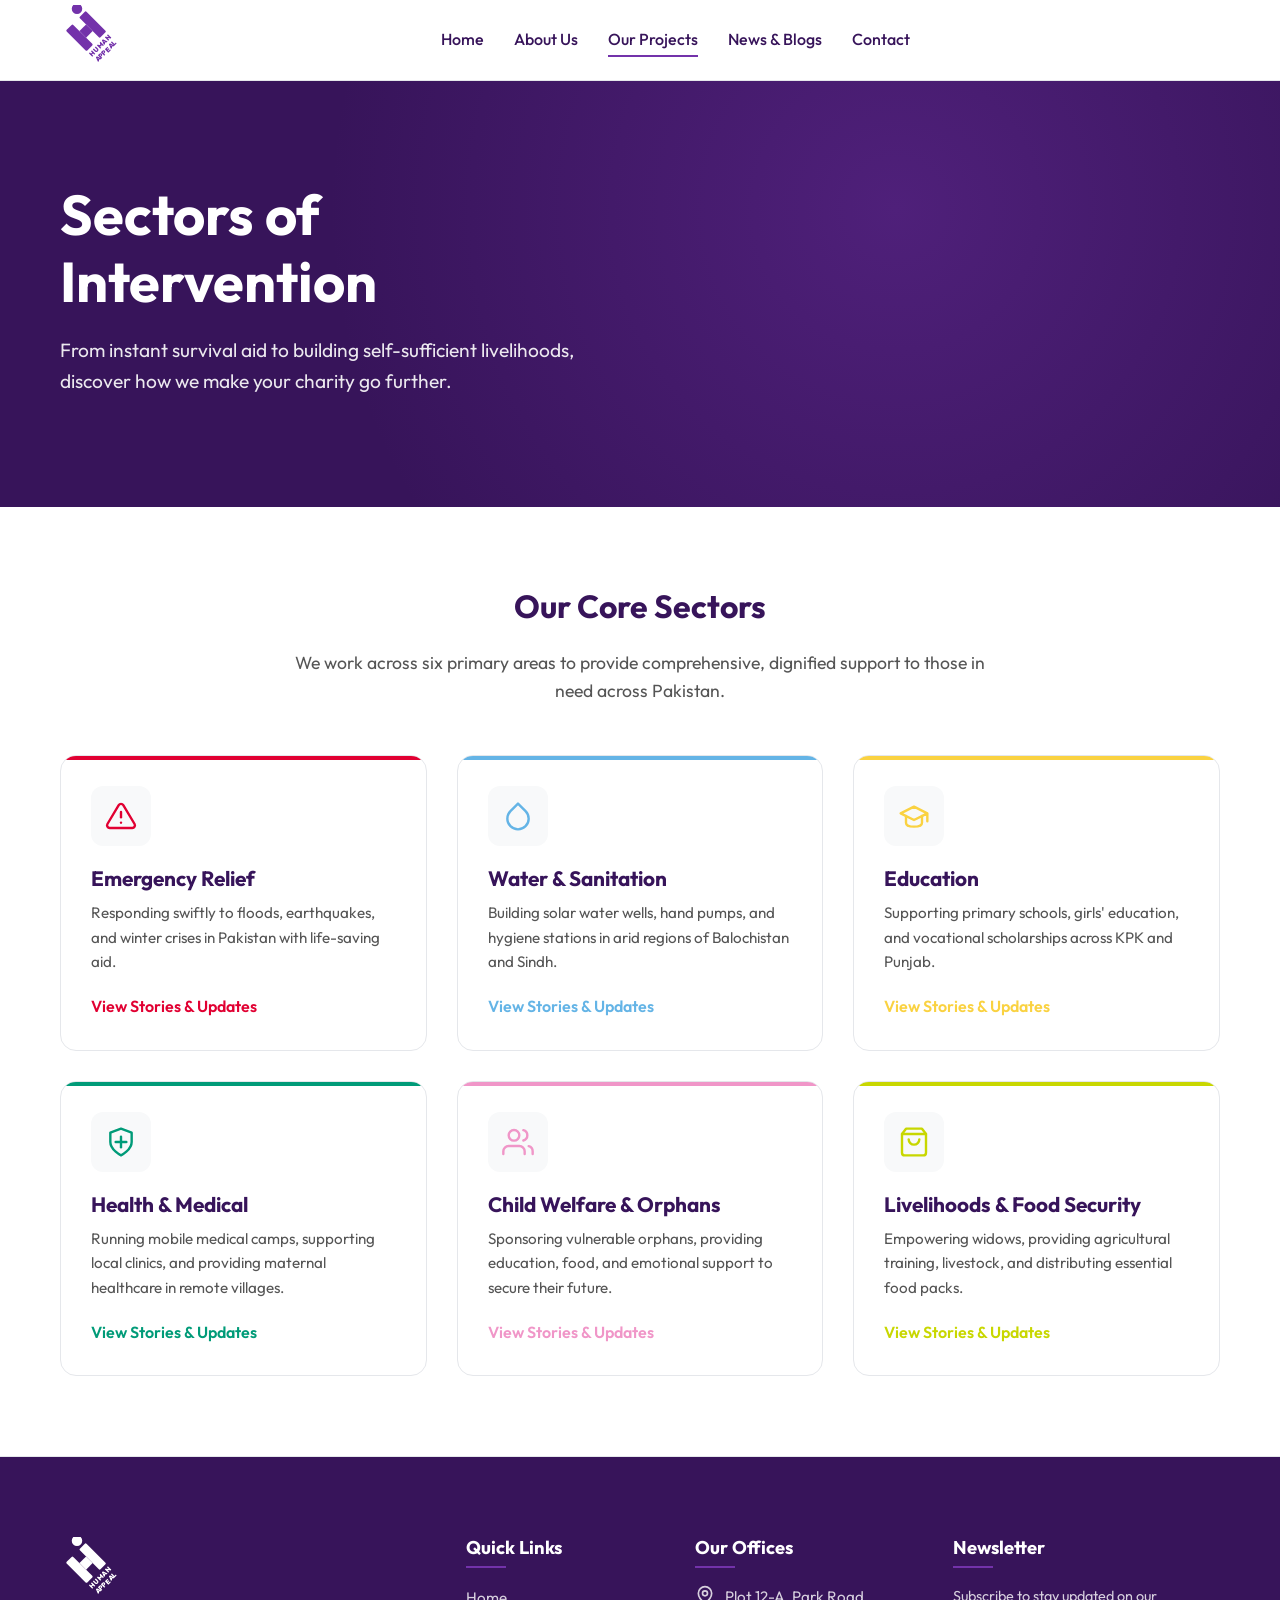
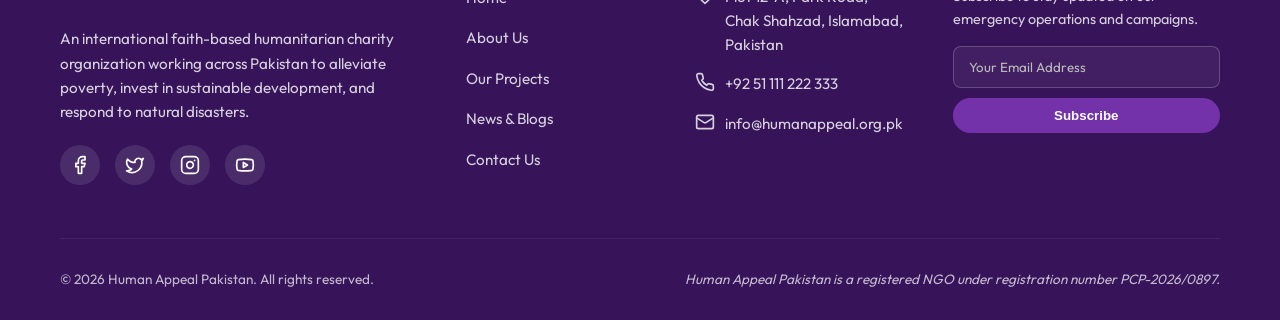
<file: categories.html>
<!DOCTYPE html>
<html lang="en">
<head>
  <meta charset="UTF-8">
  <meta name="viewport" content="width=device-width, initial-scale=1.0">
  <title>Our Projects & Focus Sectors | Human Appeal Pakistan</title>
  <meta name="description" content="Explore our key humanitarian sectors in Pakistan, including clean water, healthcare, education, livelihoods, emergency response, and orphan care.">
  <link rel="stylesheet" href="./css/styles.css">
  <link rel="stylesheet" href="./css/categories.css">
</head>
<body>

  <header></header>

  <main>

    <section class="hero hero-sectors">
      <div class="hero-overlay"></div>

      <div class="container hero-container hero-container-single">
        <div class="hero-content hero-content-centered">
          <h1 id="page-title">Sectors of Intervention</h1>
          <p id="page-subtitle">
            From instant survival aid to building self-sufficient livelihoods, discover how we make your charity go further.
          </p>
        </div>
      </div>
    </section>

    <section>
      <div class="container">

        <div class="section-header">
          <h2>Our Core Sectors</h2>
          <p>
            We work across six primary areas to provide comprehensive, dignified support to those in need across Pakistan.
          </p>
        </div>

        <div class="projects-grid sectors-grid" id="sectors-grid">
        </div>

      </div>
    </section>

  </main>

  <footer></footer>

  <script src="./js/data.js"></script>
  <script src="./js/main.js"></script>

  <script>
    document.addEventListener("DOMContentLoaded", () => {
      renderSectorsGrid();
    });

    function renderSectorsGrid() {

      const grid = document.getElementById("sectors-grid");
      const categories = DataManager.getCategoriesInfo();

      grid.innerHTML = "";

      Object.keys(categories).forEach(key => {

        const cat = categories[key];
        const iconSvg = window.getIconSvg(cat.icon, cat.color);

        const card = document.createElement("div");
        card.className = "project-card";

        card.style.setProperty("--category-color", cat.color);

        card.innerHTML = `
          <div class="project-card-icon">
            ${iconSvg}
          </div>

          <h3>${key}</h3>

          <p>${cat.description}</p>

          <a href="./category.html?id=${encodeURIComponent(key)}"
             class="project-card-link"
             style="--link-color:${cat.color};">

            <span>View Stories & Updates</span>

            <span class="project-card-link-icon">
              ${window.getIconSvg("arrowRight", cat.color)}
            </span>

          </a>
        `;

        grid.appendChild(card);

      });

    }
  </script>

</body>
</html>
</file>
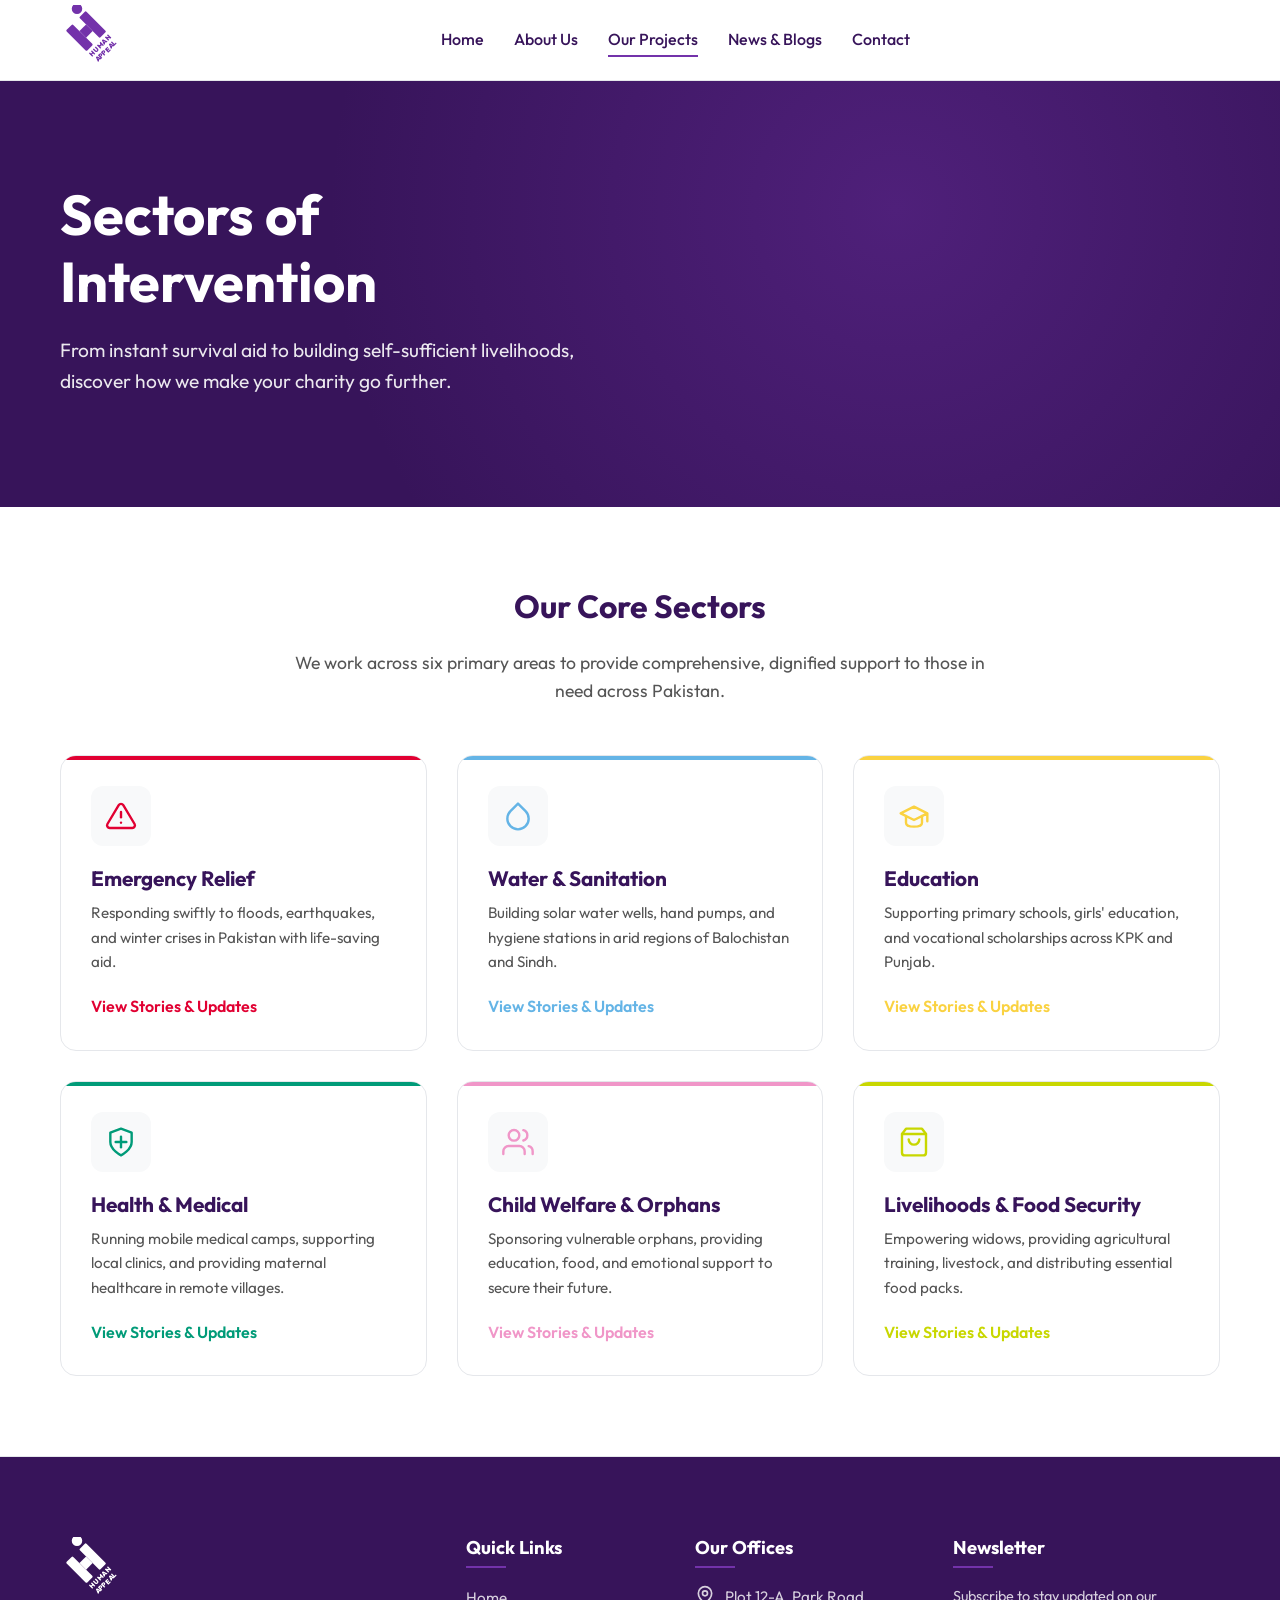
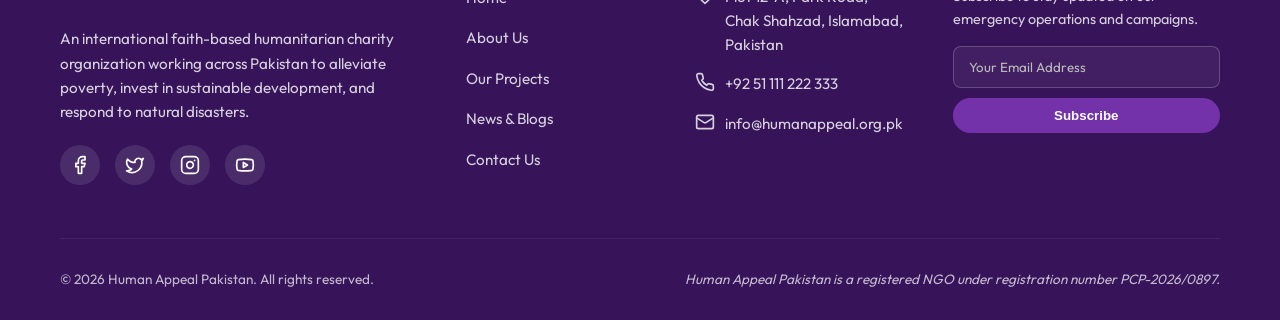
<file: category.html>
<!DOCTYPE html>
<html lang="en">
<head>
  <meta charset="UTF-8">
  <meta name="viewport" content="width=device-width, initial-scale=1.0">
  <title>Category Projects | Human Appeal Pakistan</title>
  <meta name="description" content="View stories, project updates, and impact reports for specific humanitarian campaigns run by Human Appeal Pakistan.">
  <link rel="stylesheet" href="./css/styles.css">
  <link rel="stylesheet" href="./css/category.css">
</head>
<body>

  <header></header>

  <main>
    <section class="category-banner" id="category-banner-bg">
      <div class="container">
        <h1 id="category-title">Loading Category...</h1>
        <p id="category-desc">Loading details...</p>
      </div>
    </section>

    <section>
      <div class="container">
        <div class="article-layout">

          <div>
            <h2 id="category-section-title">Project Stories &amp; Impact Reports</h2>

            <div class="articles-grid" id="category-articles-container">
            </div>

            <div class="load-more-container" id="load-more-container">
              <button class="btn btn-outline load-more-btn-theme" id="load-more-btn">
                Load More Stories
              </button>
            </div>

          </div>

          <div class="article-sidebar">

            <div class="sidebar-widget sidebar-widget-featured">

              <h3 id="widget-title" class="widget-title-themed">
                Sector Stories
              </h3>

              <p class="sidebar-widget-description">
                Read all field updates in this sector, or contact us to find out how you can support our local teams.
              </p>

              <div class="sidebar-button-group">

                <a href="./news.html"
                   class="btn btn-primary sidebar-btn-themed"
                   id="btn-vol">
                  Browse All Stories
                </a>

                <a href="./about.html#contact-section"
                   class="btn btn-outline sidebar-btn-outline-themed"
                   id="btn-inq">
                  Submit an Inquiry
                </a>

              </div>

            </div>

            <div class="sidebar-widget">

              <h4>Direct Office Impact</h4>

              <p class="sidebar-widget-text">
                Every project run under this category is verified, supervised, and audited by our Islamabad main office to ensure maximum transparency.
              </p>

              <a href="./about.html#contact-section"
                 class="article-card-link coordinator-link">
                Contact Coordinator &rarr;
              </a>

            </div>

          </div>

        </div>
      </div>
    </section>
  </main>

  <footer></footer>

  <script src="./js/data.js"></script>
  <script src="./js/main.js"></script>

  <script>
    let filteredArticles = [];
    let visibleCount = 4;

    document.addEventListener("DOMContentLoaded", () => {

      const urlParams = new URLSearchParams(window.location.search);
      const categoryName = urlParams.get("id");

      if (!categoryName) {
        window.location.href = "./categories.html";
        return;
      }

      const catInfo = DataManager.getCategoriesInfo()[categoryName];

      if (!catInfo) {
        window.location.href = "./categories.html";
        return;
      }

      document.title = `${categoryName} Projects | Human Appeal Pakistan`;

      document.getElementById("category-title").innerText = categoryName;
      document.getElementById("category-desc").innerText = catInfo.description;

      const bannerBg = document.getElementById("category-banner-bg");
      bannerBg.style.setProperty("--banner-color", catInfo.color);
      document.documentElement.style.setProperty("--banner-color", catInfo.color);

      const btnVol = document.getElementById("btn-vol");
      const btnInq = document.getElementById("btn-inq");
      const wTitle = document.getElementById("widget-title");
      const loadMoreBtn = document.getElementById("load-more-btn");

      btnVol.style.setProperty("--theme-color", catInfo.color);
      btnInq.style.setProperty("--theme-color", catInfo.color);
      wTitle.style.setProperty("--theme-color", catInfo.color);
      loadMoreBtn.style.setProperty("--theme-color", catInfo.color);

      filteredArticles = DataManager.getArticlesByCategory(categoryName);

      renderCategoryArticles();

      loadMoreBtn.addEventListener("click", () => {
        visibleCount += 4;
        renderCategoryArticles();
      });

    });

    function renderCategoryArticles() {

      const container = document.getElementById("category-articles-container");
      const loadMoreContainer = document.getElementById("load-more-container");
      const catColors = DataManager.getCategoryColors();

      container.innerHTML = "";

      if (filteredArticles.length === 0) {

        container.innerHTML = `
          <div class="empty-category-state">
            <p class="empty-category-message">
              No articles or projects currently published in this category.
            </p>

            <a href="./categories.html" class="btn btn-secondary">
              Browse Other Categories
            </a>
          </div>
        `;

        loadMoreContainer.style.display = "none";
        return;
      }

      const visibleSlice = filteredArticles.slice(0, visibleCount);
      const catColor = catColors[filteredArticles[0].category] || "var(--ha-purple)";

      visibleSlice.forEach(art => {

        const card = document.createElement("div");
        card.className = "article-card";

        card.innerHTML = `
          <div class="article-card-image">

            <span class="article-tag"
                  style="--tag-color:${catColor};">
              ${art.category}
            </span>

            <img src="${art.coverImage}"
                 alt="${art.title}"
                 onerror="this.src='https://images.unsplash.com/photo-1488521787991-ed7bbaae773c?q=80&w=800'">

          </div>

          <div class="article-card-body">

            <div class="article-meta">
              <span>By ${art.author}</span>
              &bull;
              <span>${new Date(art.date).toLocaleDateString('en-US', {
                month: 'short',
                day: 'numeric',
                year: 'numeric'
              })}</span>
            </div>

            <h3>${art.title}</h3>

            <p>${art.excerpt}</p>

            <a href="./article.html?id=${art.id}"
               class="article-card-link"
               style="--link-color:${catColor};">

              <span>Read Story</span>

              <span class="article-link-icon">
                ${window.getIconSvg("arrowRight", catColor)}
              </span>

            </a>

          </div>
        `;

        container.appendChild(card);

      });

      if (filteredArticles.length > visibleCount) {
        loadMoreContainer.classList.remove("hidden");
      } else {
        loadMoreContainer.classList.add("hidden");
      }

    }
  </script>

</body>
</html>
</file>
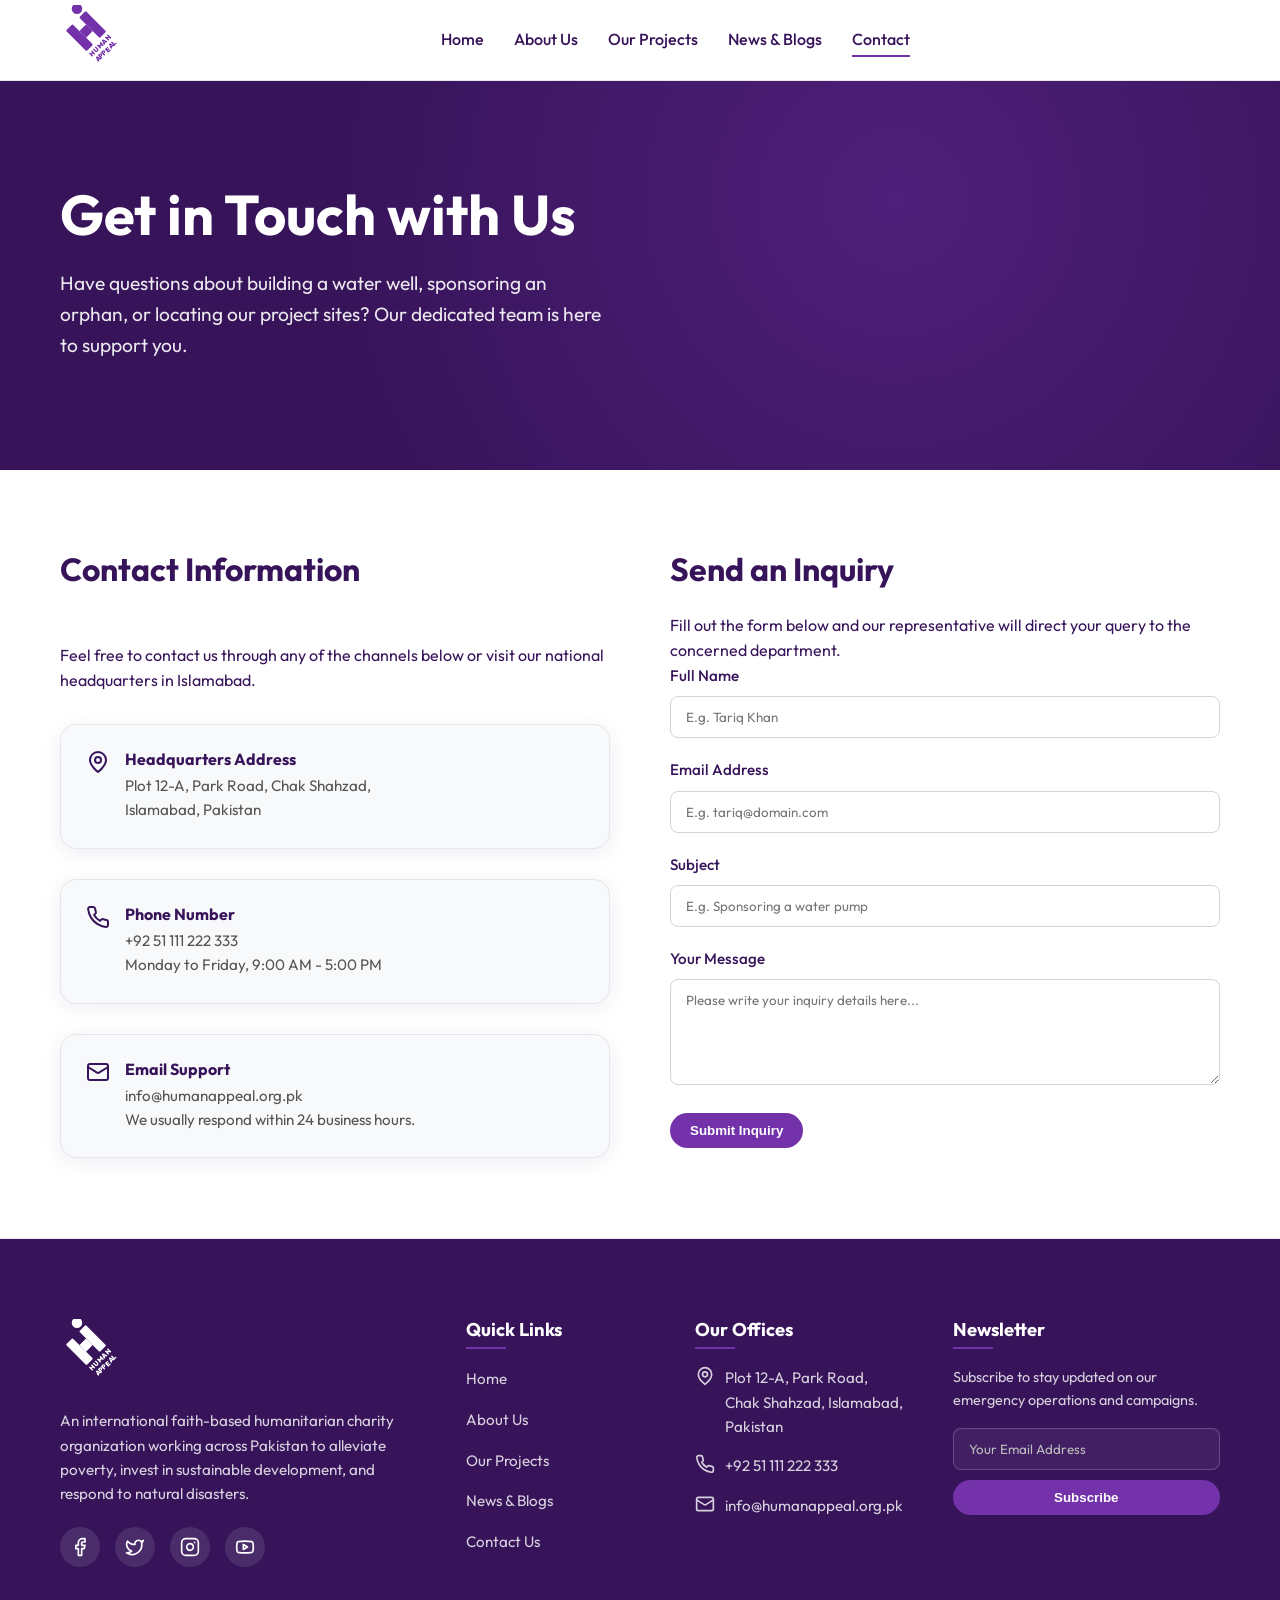
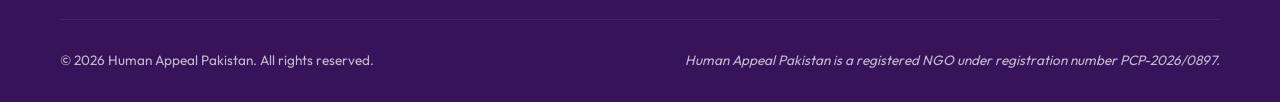
<file: contact.html>
<!DOCTYPE html>
<html lang="en">
<head>
  <meta charset="UTF-8">
  <meta name="viewport" content="width=device-width, initial-scale=1.0">
  <title>Contact Us | Human Appeal Pakistan</title>
  <meta name="description" content="Reach out to Human Appeal Pakistan's Islamabad head office. Submit an inquiry about projects, orphan sponsorships, or donations.">
  <link rel="stylesheet" href="./css/styles.css?v=1.0.0">
  <link rel="stylesheet" href="./css/contact.css">
</head>
<body>

  <!-- Shared Header Navbar -->
  <header></header>

  <main>

    <!-- Hero Banner -->
    <section class="hero hero-contact">
      <div class="hero-overlay"></div>

      <div class="container hero-container hero-container-single">
        <div class="hero-content hero-content-centered">
          <h1>Get in Touch with Us</h1>
          <p>
            Have questions about building a water well, sponsoring an orphan,
            or locating our project sites? Our dedicated team is here to support you.
          </p>
        </div>
      </div>
    </section>

    <!-- Contact details and Form split -->
    <section>
      <div class="container">

        <div class="about-split contact-layout">

          <!-- Left Column -->
          <div class="contact-info">

            <h2>Contact Information</h2>

            <p class="contact-intro">
              Feel free to contact us through any of the channels below or visit
              our national headquarters in Islamabad.
            </p>

            <!-- Address Card -->
            <div class="contact-card">

              <div class="contact-card-icon">
                <svg xmlns="http://www.w3.org/2000/svg" width="24" height="24"
                  viewBox="0 0 24 24" fill="none" stroke="currentColor"
                  stroke-width="2" stroke-linecap="round" stroke-linejoin="round">
                  <path d="M20 10c0 6-8 12-8 12s-8-6-8-12a8 8 0 0 1 16 0Z"/>
                  <circle cx="12" cy="10" r="3"/>
                </svg>
              </div>

              <div>
                <h4 class="contact-card-title">Headquarters Address</h4>

                <p class="contact-card-text">
                  Plot 12-A, Park Road, Chak Shahzad,<br>
                  Islamabad, Pakistan
                </p>
              </div>

            </div>

            <!-- Phone Card -->
            <div class="contact-card">

              <div class="contact-card-icon">
                <svg xmlns="http://www.w3.org/2000/svg" width="24" height="24"
                  viewBox="0 0 24 24" fill="none" stroke="currentColor"
                  stroke-width="2" stroke-linecap="round" stroke-linejoin="round">
                  <path d="M22 16.92v3a2 2 0 0 1-2.18 2 19.79 19.79 0 0 1-8.63-3.07 19.5 19.5 0 0 1-6-6 19.79 19.79 0 0 1-3.07-8.67A2 2 0 0 1 4.11 2h3a2 2 0 0 1 2 1.72 12.84 12.84 0 0 0 .7 2.81 2 2 0 0 1-.45 2.11L8.09 9.91a16 16 0 0 0 6 6l1.27-1.27a2 2 0 0 1 2.11-.45 12.84 12.84 0 0 0 2.81.7A2 2 0 0 1 22 16.92z"/>
                </svg>
              </div>

              <div>
                <h4 class="contact-card-title">Phone Number</h4>

                <p class="contact-card-text">
                  +92 51 111 222 333
                </p>

                <p class="contact-card-note">
                  Monday to Friday, 9:00 AM - 5:00 PM
                </p>
              </div>

            </div>

            <!-- Email Card -->
            <div class="contact-card">

              <div class="contact-card-icon">
                <svg xmlns="http://www.w3.org/2000/svg" width="24" height="24"
                  viewBox="0 0 24 24" fill="none" stroke="currentColor"
                  stroke-width="2" stroke-linecap="round" stroke-linejoin="round">
                  <rect width="20" height="16" x="2" y="4" rx="2"/>
                  <path d="m22 7-8.97 5.7a1.94 1.94 0 0 1-2.06 0L2 7"/>
                </svg>
              </div>

              <div>
                <h4 class="contact-card-title">Email Support</h4>

                <p class="contact-card-text">
                  info@humanappeal.org.pk
                </p>

                <p class="contact-card-note">
                  We usually respond within 24 business hours.
                </p>
              </div>

            </div>

          </div>

          <!-- Right Column -->
          <div class="contact-form-column">

            <h2>Send an Inquiry</h2>

            <p class="contact-form-intro">
              Fill out the form below and our representative will direct your
              query to the concerned department.
            </p>

            <div class="contact-form-wrapper">

              <form id="contact-form">

                <div class="form-group">
                  <label for="contact-name">Full Name</label>
                  <input type="text" id="contact-name" class="form-control"
                    placeholder="E.g. Tariq Khan" required>
                </div>

                <div class="form-group">
                  <label for="contact-email">Email Address</label>
                  <input type="email" id="contact-email" class="form-control"
                    placeholder="E.g. tariq@domain.com" required>
                </div>

                <div class="form-group">
                  <label for="contact-subject">Subject</label>
                  <input type="text" id="contact-subject" class="form-control"
                    placeholder="E.g. Sponsoring a water pump" required>
                </div>

                <div class="form-group">
                  <label for="contact-message">Your Message</label>
                  <textarea id="contact-message"
                    class="form-control contact-textarea"
                    rows="5"
                    placeholder="Please write your inquiry details here..."
                    required></textarea>
                </div>

                <button type="submit"
                  class="btn btn-secondary contact-submit-btn">
                  Submit Inquiry
                </button>

              </form>

            </div>

          </div>

        </div>

      </div>
    </section>

  </main>

  <!-- Shared Footer -->
  <footer></footer>

  <!-- Scripts -->
  <script src="./js/data.js?v=1.0.0"></script>
  <script src="./js/main.js?v=1.0.0"></script>

  <script>
    document.addEventListener("DOMContentLoaded", () => {
      setupContactForm();
    });

    function setupContactForm() {
      const form = document.getElementById("contact-form");
      if (!form) return;

      form.addEventListener("submit", (e) => {
        e.preventDefault();

        const name = document.getElementById("contact-name").value;
        const email = document.getElementById("contact-email").value;

        window.showToast(
          `JazakAllah! Thank you, ${name}. Your message has been sent. We'll contact you at ${email}.`,
          "success"
        );

        form.reset();
      });
    }
  </script>

</body>
</html>
</file>
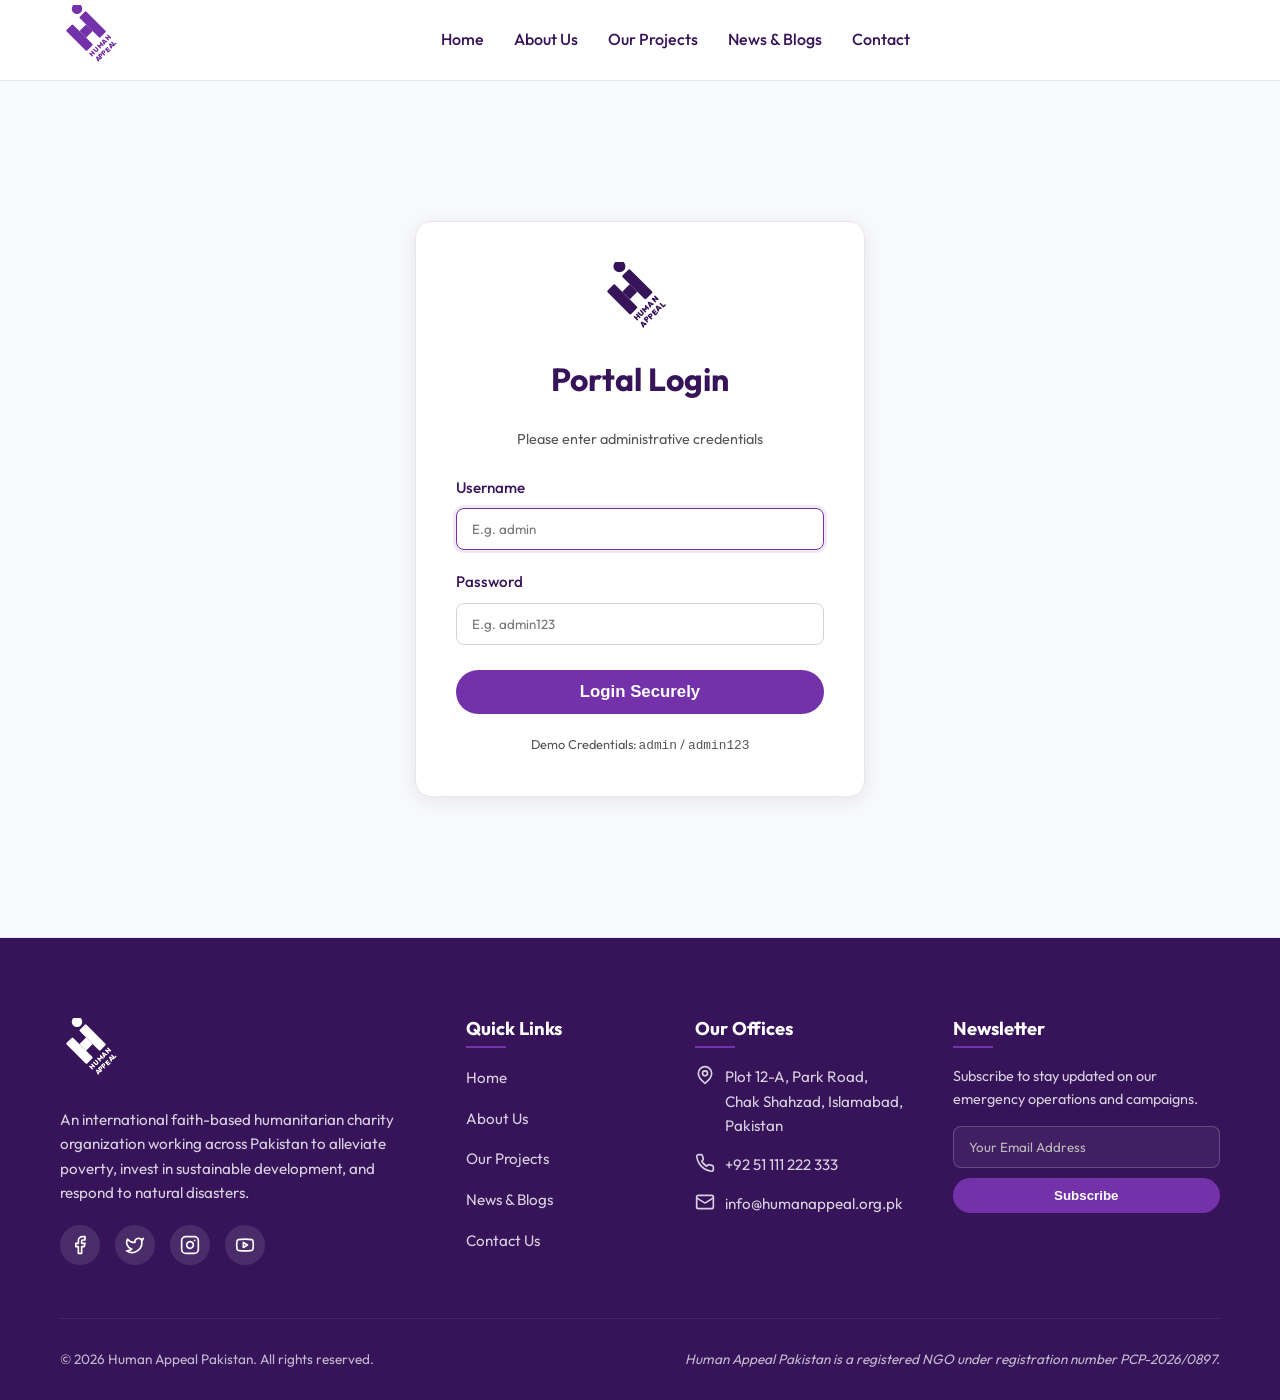
<file: admin/dashboard.html>
<!DOCTYPE html>
<html lang="en">
<head>
  <script>
   
    if (localStorage.getItem("ha_admin_session") !== "active") {
      window.location.href = "./login.html";
    }
  </script>
  <meta charset="UTF-8">
  <meta name="viewport" content="width=device-width, initial-scale=1.0">
  <title>Admin Dashboard | Human Appeal Pakistan</title>
  <meta name="description" content="Administrative control panel for managing project categories and articles.">
  <link rel="stylesheet" href="../css/styles.css">
</head>
<body class="admin-body">

  <header></header>

  <div class="admin-nav">
    <div class="container admin-nav-container">
      <h2 style="color: #FFFFFF; font-size: 1.4rem;">Administrative Portal</h2>
      <button onclick="adminLogout()" class="btn btn-primary" style="padding: 6px 15px; font-size: 0.9rem;">Logout</button>
    </div>
  </div>

  <main class="container">
    <div class="admin-dashboard-layout">
      
      <aside class="admin-sidebar">
        <ul class="admin-sidebar-menu">
          <li>
            <a href="#" class="admin-sidebar-link active">
              <svg xmlns="http://www.w3.org/2000/svg" viewBox="0 0 24 24" fill="none" stroke="currentColor" stroke-width="2" stroke-linecap="round" stroke-linejoin="round" class="lucide lucide-layout-dashboard"><rect width="7" height="9" x="3" y="3" rx="1"/><rect width="7" height="5" x="14" y="3" rx="1"/><rect width="7" height="9" x="14" y="10" rx="1"/><rect width="7" height="5" x="3" y="14" rx="1"/></svg>
              <span>Manage Stories</span>
            </a>
          </li>
          <li>
            <a href="../index.html" class="admin-sidebar-link">
              <svg xmlns="http://www.w3.org/2000/svg" viewBox="0 0 24 24" fill="none" stroke="currentColor" stroke-width="2" stroke-linecap="round" stroke-linejoin="round" class="lucide lucide-external-link"><path d="M18 13v6a2 2 0 0 1-2 2H5a2 2 0 0 1-2-2V8a2 2 0 0 1 2-2h6"/><polyline points="15 3 21 3 21 9"/><line x1="10" y1="14" x2="21" y2="3"/></svg>
              <span>View Website</span>
            </a>
          </li>
        </ul>
        
        <div style="margin-top: 30px; padding-top: 20px; border-top: 1px solid var(--border-color); font-size: 0.8rem; color: var(--text-muted);">
          <p>Logged in as: <strong>Admin</strong></p>
          <p style="margin-top: 5px;">Human Appeal Pakistan</p>
        </div>
      </aside>

      <section class="admin-main" style="padding: 0;">
        <h2 style="font-size: 1.6rem; margin-bottom: 25px; padding: 30px 30px 0;">Project Stories & Articles</h2>
        
        <div class="admin-metrics" style="padding: 0 30px 20px;">
          <div class="metric-card">
            <div>
              <div class="metric-value" id="metric-total">0</div>
              <div class="metric-label">Total Stories</div>
            </div>
            <div style="color: var(--ha-purple); opacity:0.7;">
              <svg xmlns="http://www.w3.org/2000/svg" width="36" height="36" viewBox="0 0 24 24" fill="none" stroke="currentColor" stroke-width="2" stroke-linecap="round" stroke-linejoin="round"><path d="M4 19.5v-15A2.5 2.5 0 0 1 6.5 2H20v20H6.5a2.5 2.5 0 0 1-2.5-2.5Z"/><path d="M6 6h10M6 10h10"/></svg>
            </div>
          </div>

          <div class="metric-card">
            <div>
              <div class="metric-value" id="metric-published">0</div>
              <div class="metric-label">Published</div>
            </div>
            <div style="color: var(--ha-green); opacity:0.7;">
              <svg xmlns="http://www.w3.org/2000/svg" width="36" height="36" viewBox="0 0 24 24" fill="none" stroke="currentColor" stroke-width="2" stroke-linecap="round" stroke-linejoin="round"><path d="M22 11.08V12a10 10 0 1 1-5.93-9.14"/><polyline points="22 4 12 14.01 9 11.01"/></svg>
            </div>
          </div>

          <div class="metric-card">
            <div>
              <div class="metric-value" id="metric-draft">0</div>
              <div class="metric-label">Drafts</div>
            </div>
            <div style="color: var(--ha-orange); opacity:0.7;">
              <svg xmlns="http://www.w3.org/2000/svg" width="36" height="36" viewBox="0 0 24 24" fill="none" stroke="currentColor" stroke-width="2" stroke-linecap="round" stroke-linejoin="round"><path d="M12 20h9"/><path d="M16.5 3.5a2.12 2.12 0 0 1 3 3L7 19l-4 1 1-4Z"/></svg>
            </div>
          </div>
        </div>

        <div class="admin-actions-bar" style="padding: 0 30px 25px;">
          <div class="search-filters">
            <div style="position: relative; flex-grow: 1;">
              <input type="text" id="search-input" class="form-control" placeholder="Search by title, author, description..." style="padding-left: 40px;">
              <span style="position: absolute; left: 12px; top: 12px; color: var(--text-muted); width: 18px; height: 18px;" id="search-icon-holder"></span>
            </div>
            <select id="filter-category" class="form-control" style="width: auto; min-width: 180px;">
             
            </select>
            <select id="filter-status" class="form-control" style="width: auto; min-width: 140px;">
              <option value="all">All Status</option>
              <option value="published">Published</option>
              <option value="draft">Draft</option>
            </select>
          </div>
          <button class="btn btn-secondary" id="btn-add-article" style="white-space: nowrap; gap: 5px;">
            <span style="width: 18px; height: 18px; display: inline-flex; align-items: center;" id="plus-icon-holder"></span>
            <span>Add New Story</span>
          </button>
        </div>

        <div class="table-responsive" style="padding: 0 30px 30px;">
          <table class="admin-table">
            <thead>
              <tr>
                <th style="width: 40%;">Title</th>
                <th style="width: 25%;">Category</th>
                <th style="width: 15%;">Date</th>
                <th style="width: 10%;">Status</th>
                <th style="width: 10%;">Actions</th>
              </tr>
            </thead>
            <tbody id="table-body">
            </tbody>
          </table>
        </div>
      </section>

    </div>
  </main>

  <div class="modal-backdrop" id="article-modal">
    <div class="modal-content">
      <div class="modal-header">
        <h3 id="modal-title">Add New Project Story / Article</h3>
        <button class="modal-close-btn" id="modal-close-x" aria-label="Close modal">
          <svg xmlns="http://www.w3.org/2000/svg" width="24" height="24" viewBox="0 0 24 24" fill="none" stroke="currentColor" stroke-width="2.5" stroke-linecap="round" stroke-linejoin="round"><line x1="18" y1="6" x2="6" y2="18"></line><line x1="6" y1="6" x2="18" y2="18"></line></svg>
        </button>
      </div>
      
      <form id="article-form">
        <div class="form-group">
          <label for="form-title">Story / Project Title</label>
          <input type="text" id="form-title" class="form-control" placeholder="E.g. Rebuilding Clean Water Wells in Swat" required>
        </div>

        <div style="display: grid; grid-template-columns: 1fr 1fr; gap: 20px;">
          <div class="form-group">
            <label for="form-category">Category</label>
            <select id="form-category" class="form-control" required>
              
            </select>
          </div>
          <div class="form-group">
            <label for="form-status">Status</label>
            <select id="form-status" class="form-control" required>
              <option value="published">Published</option>
              <option value="draft">Draft</option>
            </select>
          </div>
        </div>

        <div style="display: grid; grid-template-columns: 1fr 1fr; gap: 20px;">
          <div class="form-group">
            <label for="form-author">Author / Staff Name</label>
            <input type="text" id="form-author" class="form-control" placeholder="E.g. Sadia Khan" required>
          </div>
          <div class="form-group">
            <label for="form-date">Publish Date</label>
            <input type="date" id="form-date" class="form-control" required>
          </div>
        </div>

        <div class="form-group">
          <label>Cover Image (Select local file OR enter Unsplash/Image URL)</label>
          <div style="display: flex; flex-direction: column; gap: 10px;">
            <input type="file" id="form-cover-file" class="form-control" accept="image/*">
            <div style="text-align: center; color: var(--text-muted); font-size: 0.85rem; font-weight: 500;">- OR -</div>
            <input type="url" id="form-cover-url" class="form-control" placeholder="E.g. https://images.unsplash.com/photo-...">
          </div>
          
          <div class="image-preview-container">
            <div class="image-preview">
              <img id="preview-img" src="https://images.unsplash.com/photo-1488521787991-ed7bbaae773c?q=80&w=800" alt="Image preview">
            </div>
            <span style="font-size: 0.85rem; color: var(--text-muted);">This is how the story cover image will render on the public website pages.</span>
          </div>
        </div>

        <div class="form-group">
          <label for="form-excerpt">Short Summary / Excerpt</label>
          <input type="text" id="form-excerpt" class="form-control" placeholder="Provide a brief one-line teaser of this story..." required>
        </div>

        <div class="form-group">
          <label for="form-content">Full Story Body Content (Press enter twice for paragraphs)</label>
          <textarea id="form-content" class="form-control" rows="8" placeholder="Write full details about project operations, beneficiaries, locations, and impact stats..." required style="resize: vertical; font-family: inherit;"></textarea>
        </div>

        <div class="modal-footer">
          <button type="button" class="btn btn-outline" id="btn-cancel-form">Cancel</button>
          <button type="submit" class="btn btn-secondary">Save Changes</button>
        </div>
      </form>
    </div>
  </div>

  <footer></footer>

  <script src="../js/data.js"></script>
  <script src="../js/main.js"></script>
  <script src="../js/admin.js"></script>
  <script>
    document.addEventListener("DOMContentLoaded", () => {
    
      document.getElementById("search-icon-holder").innerHTML = window.getIconSvg("search");
      document.getElementById("plus-icon-holder").innerHTML = window.getIconSvg("plus", "#FFFFFF");
    });
  </script>
</body>
</html>
</file>
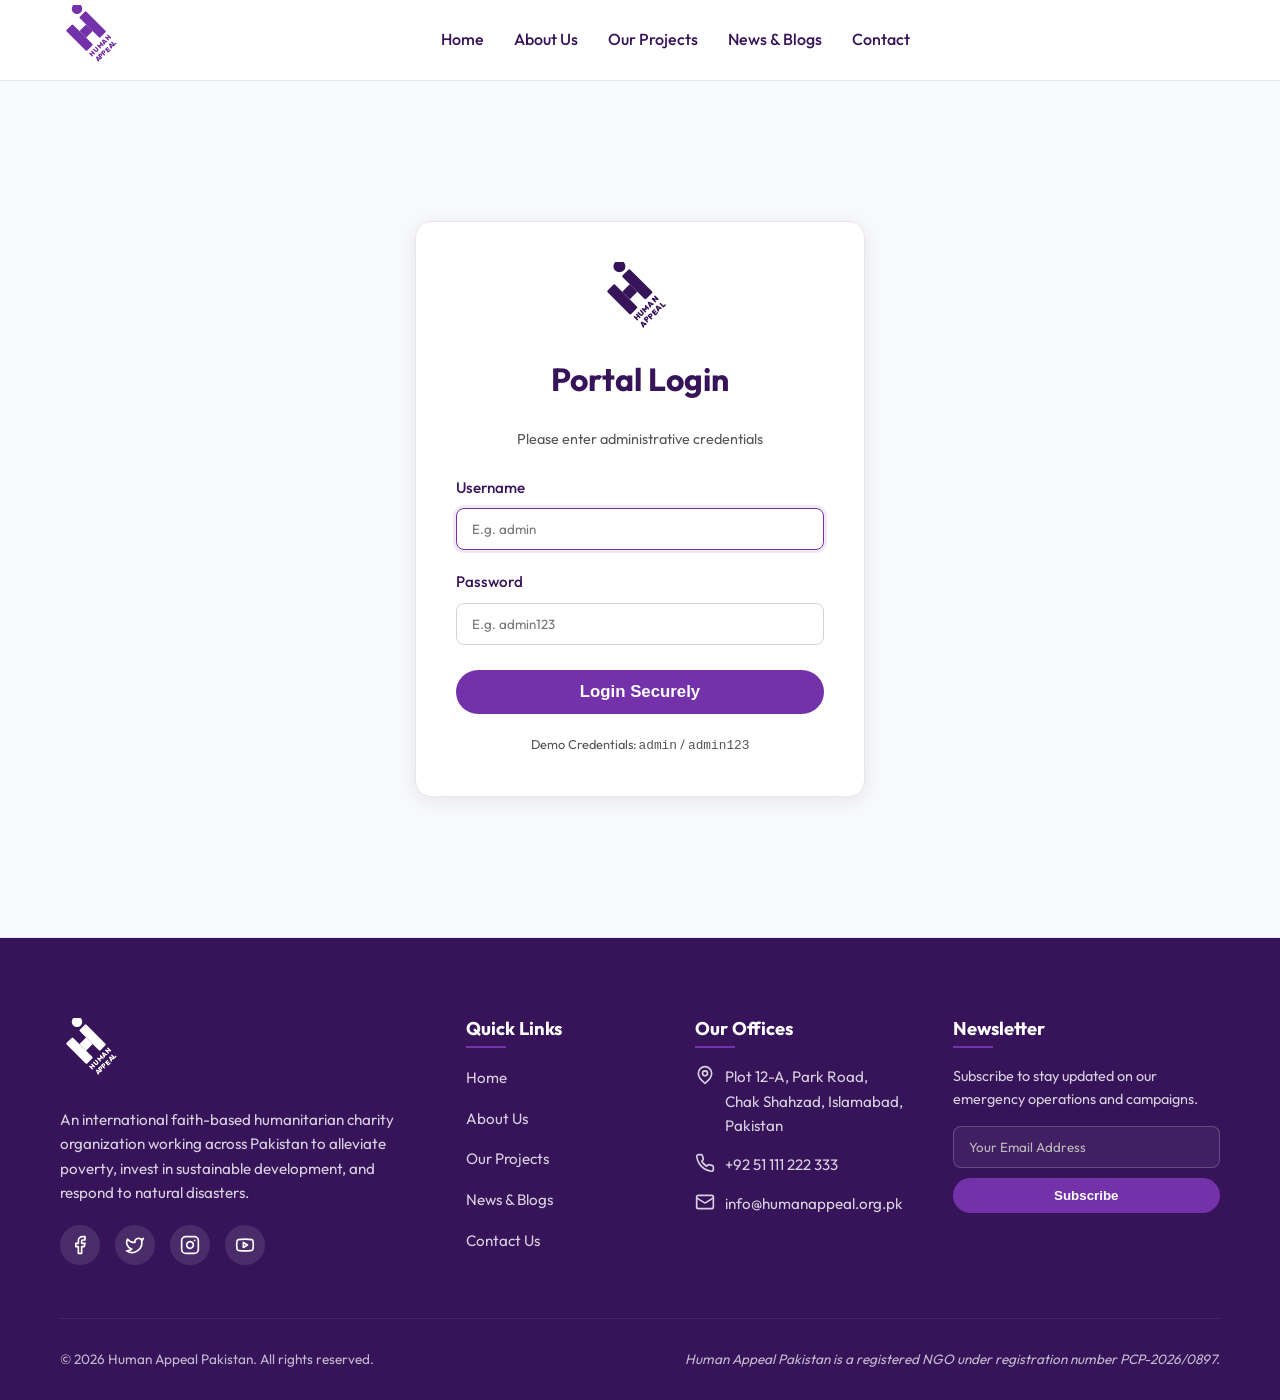
<file: admin/login.html>
<!DOCTYPE html>
<html lang="en" style="height: 100%;">
<head>
  <meta charset="UTF-8">
  <meta name="viewport" content="width=device-width, initial-scale=1.0">
  <title>Admin Login | Human Appeal Pakistan</title>
  <meta name="description" content="Secure administrative login portal for the Human Appeal Pakistan web content prototype.">
  <link rel="stylesheet" href="../css/styles.css">
</head>
<body style="min-height: 100vh; display: flex; flex-direction: column; background-color: var(--bg-secondary);">

  <header></header>

  <main style="flex-grow: 1; display: flex; align-items: center; justify-content: center; padding: 40px 20px;">
    <div class="admin-login-card">
      <div style="text-align: center; margin-bottom: 25px;">
        <svg viewBox="0 0 120 120" xmlns="http://www.w3.org/2000/svg" style="width: 80px; height: 80px; fill: var(--ha-purple); margin-bottom: 10px;">
          <g transform="rotate(-45 56 56)" fill="currentColor" font-family="'Outfit', sans-serif" font-weight="900">
            <rect x="32" y="15" width="16" height="50" rx="2" />
            <rect x="64" y="15" width="16" height="50" rx="2" />
            <rect x="48" y="32" width="16" height="16" />
            <circle cx="72" cy="2" r="9" />
            <text x="56" y="79" text-anchor="middle" font-size="11.5" letter-spacing="0.5">HUMAN</text>
            <text x="56" y="92" text-anchor="middle" font-size="11.5" letter-spacing="0.5">APPEAL</text>
          </g>
        </svg>
        <h2>Portal Login</h2>
        <p style="color:var(--text-muted); font-size:0.9rem;">Please enter administrative credentials</p>
      </div>

      <form id="login-form">
        <div class="form-group">
          <label for="username">Username</label>
          <input type="text" id="username" class="form-control" placeholder="E.g. admin" required autofocus autocomplete="username">
        </div>
        <div class="form-group" style="margin-bottom: 25px;">
          <label for="password">Password</label>
          <input type="password" id="password" class="form-control" placeholder="E.g. admin123" required autocomplete="current-password">
        </div>
        
        <button type="submit" class="btn btn-secondary" style="width: 100%; font-size:1.05rem; padding:12px;">Login Securely</button>
      </form>
      
      <div style="text-align: center; margin-top: 20px; font-size: 0.8rem; color: var(--text-muted);">
        <span>Demo Credentials: <code>admin</code> / <code>admin123</code></span>
      </div>
    </div>
  </main>

  <footer></footer>

  <script src="../js/data.js"></script>
  <script src="../js/main.js"></script>
  <script>
    document.addEventListener("DOMContentLoaded", () => {
     
      if (localStorage.getItem("ha_admin_session") === "active") {
        window.location.href = "./dashboard.html";
      }

      const form = document.getElementById("login-form");
      form.addEventListener("submit", (e) => {
        e.preventDefault();
        
        const user = document.getElementById("username").value;
        const pass = document.getElementById("password").value;

        if (user === "admin" && pass === "admin123") {
          localStorage.setItem("ha_admin_session", "active");
          window.showToast("Access Granted. Redirecting to Admin Dashboard...", "success");
          setTimeout(() => {
            window.location.href = "./dashboard.html";
          }, 1000);
        } else {
          window.showToast("Invalid credentials. Try admin / admin123.", "error");
        }
      });
    });
  </script>
</body>
</html>
</file>
<file: css/styles.css>
@import url('https://fonts.googleapis.com/css2?family=Outfit:wght@300;400;500;600;700&display=swap');

:root {
 
  --ha-purple: #7332AA;
  --ha-lilac: #8269BE;
  --ha-dark-purple: #37145A;
  
  --ha-red: #E10032;
  --ha-orange: #F08C00;
  --ha-light-blue: #64B4E6;
  --ha-yellow: #FAD241;
  --ha-green: #009B78;
  --ha-pink: #F096C8;
  --ha-lime: #C8D700;
  --ha-blue: #465AC8;

  --bg-color: #FFFFFF;
  --bg-secondary: #F8F9FA;
  --text-color: var(--ha-dark-purple);
  --text-muted: #555555;
  --border-color: #E5E7EB;
  --card-shadow: 0 4px 20px rgba(55, 20, 90, 0.08);
  --header-bg: rgba(255, 255, 255, 0.95);
  --footer-bg: var(--ha-dark-purple);
  --footer-text: #FFFFFF;
  --input-bg: #FFFFFF;
  --input-border: #D1D5DB;
  
  --transition-speed: 0.3s;
}

* {
  margin: 0;
  padding: 0;
  box-sizing: border-box;
}

body {
  font-family: 'Outfit', sans-serif;
  background-color: var(--bg-color);
  color: var(--text-color);
  line-height: 1.6;
  transition: background-color var(--transition-speed), color var(--transition-speed);
  display: flex;
  flex-direction: column;
  min-height: 100vh;
}

.container {
  width: 100%;
  max-width: 1200px;
  margin: 0 auto;
  padding: 0 20px;
}

a {
  text-decoration: none;
  color: inherit;
  transition: color var(--transition-speed);
}

h1, h2, h3, h4, h5, h6 {
  font-weight: 700;
  color: var(--text-color);
  line-height: 1.2;
}

h1 { font-size: 2.5rem; }
h2 { font-size: 2rem; margin-bottom: 1.5rem; position: relative; }
h3 { font-size: 1.5rem; }

.btn {
  display: inline-flex;
  align-items: center;
  justify-content: center;
  padding: 10px 20px;
  border-radius: 30px;
  font-weight: 600;
  cursor: pointer;
  transition: all var(--transition-speed);
  border: none;
  outline: none;
}

.btn-primary {
  background-color: var(--ha-purple);
  color: #FFFFFF;
}

.btn-primary:hover {
  background-color: var(--ha-dark-purple);
  transform: translateY(-2px);
  box-shadow: 0 4px 15px rgba(115, 50, 170, 0.3);
}

.btn-secondary {
  background-color: var(--ha-purple);
  color: #FFFFFF;
}

.btn-secondary:hover {
  background-color: var(--ha-dark-purple);
  transform: translateY(-2px);
  box-shadow: 0 4px 15px rgba(115, 50, 170, 0.3);
}

.btn-outline {
  border: 2px solid var(--ha-purple);
  color: var(--ha-purple);
  background-color: transparent;
}

.btn-outline:hover {
  background-color: var(--ha-purple);
  color: #FFFFFF;
}

header {
  position: sticky;
  top: 0;
  z-index: 1000;
  background-color: var(--header-bg);
  backdrop-filter: blur(10px);
  border-bottom: 1px solid var(--border-color);
  transition: background-color var(--transition-speed), border-color var(--transition-speed);
}

.nav-container {
  display: flex;
  justify-content: space-between;
  align-items: center;
  height: 80px;
}

.logo-wrapper {
  display: flex;
  align-items: center;
  gap: 12px;
  font-weight: 700;
  font-size: 1.3rem;
  color: var(--ha-purple);
}

.nav-menu {
  display: flex;
  align-items: center;
  gap: 30px;
  list-style: none;
}

.nav-link {
  font-weight: 500;
  color: var(--text-color);
  position: relative;
  padding: 8px 0;
}

.nav-link::after {
  content: '';
  position: absolute;
  bottom: 0;
  left: 0;
  width: 0;
  height: 2px;
  background-color: var(--ha-purple);
  transition: width var(--transition-speed);
}

.nav-link:hover::after,
.nav-link.active::after {
  width: 100%;
}

.nav-actions {
  display: flex;
  align-items: center;
  gap: 20px;
}

.burger-menu {
  display: none;
  background: none;
  border: none;
  cursor: pointer;
  flex-direction: column;
  gap: 6px;
}

.burger-line {
  width: 25px;
  height: 3px;
  background-color: var(--text-color);
  border-radius: 2px;
  transition: all var(--transition-speed);
}

.hero {
  position: relative;
  background-color: var(--ha-dark-purple);
  color: #FFFFFF;
  padding: 100px 0 80px;
  overflow: hidden;
}

.hero-overlay {
  position: absolute;
  top: 0;
  left: 0;
  right: 0;
  bottom: 0;
  background: radial-gradient(circle at 70% 30%, var(--ha-purple) 0%, transparent 60%);
  opacity: 0.4;
  z-index: 1;
}

.hero-container {
  display: grid;
  grid-template-columns: 1fr 1fr;
  align-items: center;
  gap: 50px;
  position: relative;
  z-index: 2;
}

.hero-content h1 {
  font-size: 3.5rem;
  color: #FFFFFF;
  margin-bottom: 20px;
}

.hero-content p {
  font-size: 1.2rem;
  margin-bottom: 30px;
  opacity: 0.9;
}

.hero-image {
  border-radius: 20px;
  overflow: hidden;
  box-shadow: 0 20px 40px rgba(0,0,0,0.3);
  position: relative;
  height: 400px;
}

.hero-image img {
  width: 100%;
  height: 100%;
  object-fit: cover;
}

.hero-badge {
  position: absolute;
  top: 20px;
  left: 20px;
  background-color: var(--ha-purple);
  color: #FFFFFF;
  padding: 5px 15px;
  border-radius: 20px;
  font-weight: 600;
  font-size: 0.9rem;
}

/* Emergency Alert Strip */
.emergency-strip {
  background-color: var(--ha-purple);
  color: #FFFFFF;
  padding: 12px 0;
  font-weight: 600;
  z-index: 99;
}

.emergency-strip-content {
  display: flex;
  justify-content: space-between;
  align-items: center;
}

.emergency-tag {
  background-color: #FFFFFF;
  color: var(--ha-purple);
  padding: 2px 10px;
  border-radius: 4px;
  margin-right: 15px;
  font-size: 0.8rem;
  text-transform: uppercase;
}

.emergency-strip a {
  color: #FFFFFF;
  text-decoration: underline;
  margin-left: 10px;
}

/* Section Common Styles */
section {
  padding: 80px 0;
}

.section-secondary {
  background-color: var(--bg-secondary);
}

.section-header {
  text-align: center;
  max-width: 700px;
  margin: 0 auto 50px;
}

.section-header p {
  color: var(--text-muted);
  font-size: 1.1rem;
}

/* Impact Stats Bar */
.stats-bar {
  background-color: var(--bg-color);
  border-top: 1px solid var(--border-color);
  border-bottom: 1px solid var(--border-color);
  padding: 40px 0;
}

.stats-grid {
  display: grid;
  grid-template-columns: repeat(5, 1fr);
  gap: 30px;
  text-align: center;
}

.stat-item {
  display: flex;
  flex-direction: column;
  align-items: center;
}

.stat-icon {
  width: 50px;
  height: 50px;
  color: var(--ha-purple);
  margin-bottom: 15px;
  display: flex;
  align-items: center;
  justify-content: center;
}

.stat-icon svg {
  width: 42px;
  height: 42px;
  stroke-width: 1.5;
}

.stat-number {
  font-size: 2.2rem;
  font-weight: 700;
  color: var(--ha-purple);
  margin-bottom: 5px;
}

.stat-label {
  font-size: 0.95rem;
  color: var(--text-muted);
}

/* Categories Grid */
.projects-grid {
  display: grid;
  grid-template-columns: repeat(3, 1fr);
  gap: 30px;
}

.project-card {
  background-color: var(--bg-color);
  border: 1px solid var(--border-color);
  border-radius: 16px;
  padding: 30px;
  position: relative;
  transition: all var(--transition-speed);
  overflow: hidden;
}

.project-card:hover {
  transform: translateY(-5px);
  box-shadow: var(--card-shadow);
}

.project-card::before {
  content: '';
  position: absolute;
  top: 0;
  left: 0;
  width: 100%;
  height: 4px;
  background-color: var(--category-color, var(--ha-purple));
}

.project-card-icon {
  width: 60px;
  height: 60px;
  border-radius: 12px;
  background-color: var(--bg-secondary);
  display: flex;
  align-items: center;
  justify-content: center;
  margin-bottom: 20px;
  color: var(--category-color, var(--ha-purple));
}

.project-card-icon svg {
  width: 32px;
  height: 32px;
  stroke-width: 1.8;
}

.project-card h3 {
  margin-bottom: 10px;
  font-size: 1.3rem;
}

.project-card p {
  color: var(--text-muted);
  font-size: 0.95rem;
  margin-bottom: 20px;
}

.project-card-link {
  display: inline-flex;
  align-items: center;
  gap: 5px;
  font-weight: 600;
  color: var(--category-color, var(--ha-purple));
}

/* Articles Grid */
.articles-grid {
  display: grid;
  grid-template-columns: repeat(3, 1fr);
  gap: 30px;
}

.article-card {
  background-color: var(--bg-color);
  border: 1px solid var(--border-color);
  border-radius: 16px;
  overflow: hidden;
  transition: all var(--transition-speed);
  display: flex;
  flex-direction: column;
}

.article-card:hover {
  transform: translateY(-5px);
  box-shadow: var(--card-shadow);
}

.article-card-image {
  height: 200px;
  position: relative;
  overflow: hidden;
}

.article-card-image img {
  width: 100%;
  height: 100%;
  object-fit: cover;
  transition: transform var(--transition-speed);
}

.article-card:hover .article-card-image img {
  transform: scale(1.05);
}

.article-tag {
  position: absolute;
  top: 15px;
  left: 15px;
  color: #FFFFFF;
  padding: 4px 12px;
  border-radius: 20px;
  font-weight: 600;
  font-size: 0.8rem;
}

.article-card-body {
  padding: 25px;
  display: flex;
  flex-direction: column;
  flex-grow: 1;
}

.article-meta {
  font-size: 0.85rem;
  color: var(--text-muted);
  margin-bottom: 10px;
}

.article-card h3 {
  font-size: 1.25rem;
  margin-bottom: 12px;
  line-height: 1.3;
}

.article-card p {
  color: var(--text-muted);
  font-size: 0.95rem;
  margin-bottom: 20px;
  flex-grow: 1;
}

.article-card-link {
  font-weight: 600;
  color: var(--ha-purple);
  display: inline-flex;
  align-items: center;
  gap: 5px;
}

/* Quote Block */
.quote-section {
  background-color: var(--ha-purple);
  color: #FFFFFF;
  text-align: center;
  padding: 60px 0;
  position: relative;
}

.quote-content {
  max-width: 800px;
  margin: 0 auto;
}

.quote-text {
  font-size: 1.8rem;
  font-weight: 600;
  font-style: italic;
  line-height: 1.5;
  margin-bottom: 15px;
}

.quote-source {
  font-size: 1.1rem;
  opacity: 0.8;
  font-weight: 500;
}

/* About Us Section styling */
.about-split {
  display: grid;
  grid-template-columns: 1fr 1fr;
  gap: 50px;
  align-items: center;
}

.about-text h2 {
  margin-bottom: 20px;
}

.about-text p {
  color: var(--text-muted);
  margin-bottom: 20px;
}

.about-image {
  border-radius: 20px;
  overflow: hidden;
  height: 450px;
  box-shadow: var(--card-shadow);
}

.about-image img {
  width: 100%;
  height: 100%;
  object-fit: cover;
}

/* Mission Vision Values Grid */
.mvv-grid {
  display: grid;
  grid-template-columns: repeat(3, 1fr);
  gap: 30px;
  margin-top: 50px;
}

.mvv-card {
  background-color: var(--bg-color);
  border: 1px solid var(--border-color);
  padding: 40px;
  border-radius: 16px;
  text-align: center;
  transition: all var(--transition-speed);
}

.mvv-card:hover {
  transform: translateY(-5px);
  box-shadow: var(--card-shadow);
}

.mvv-icon {
  width: 70px;
  height: 70px;
  border-radius: 50%;
  background-color: var(--bg-secondary);
  color: var(--ha-purple);
  display: flex;
  align-items: center;
  justify-content: center;
  margin: 0 auto 20px;
}

.mvv-icon svg {
  width: 36px;
  height: 36px;
}

/* Team Grid */
.team-grid {
  display: grid;
  grid-template-columns: repeat(4, 1fr);
  gap: 30px;
}

.team-card {
  background-color: var(--bg-color);
  border: 1px solid var(--border-color);
  border-radius: 16px;
  overflow: hidden;
  text-align: center;
  transition: all var(--transition-speed);
}

.team-card:hover {
  transform: translateY(-5px);
  box-shadow: var(--card-shadow);
}

.team-image {
  height: 250px;
  overflow: hidden;
  background-color: var(--bg-secondary);
}

.team-image img {
  width: 100%;
  height: 100%;
  object-fit: cover;
}

.team-info {
  padding: 20px;
}

.team-info h4 {
  font-size: 1.15rem;
  margin-bottom: 5px;
}

.team-info p {
  color: var(--text-muted);
  font-size: 0.9rem;
}

/* Category Filter Banner */
.category-banner {
  background-color: var(--banner-color, var(--ha-purple));
  color: #FFFFFF;
  padding: 80px 0;
  text-align: center;
  position: relative;
}

.category-banner h1 {
  font-size: 3rem;
  color: #FFFFFF;
  margin-bottom: 10px;
}

.category-banner p {
  font-size: 1.2rem;
  opacity: 0.9;
  max-width: 600px;
  margin: 0 auto;
}

/* Dynamic Page Elements */
.load-more-container {
  text-align: center;
  margin-top: 40px;
}

/* Single Article Detail Page */
.article-header {
  padding: 60px 0 30px;
}

.article-header-meta {
  display: flex;
  align-items: center;
  gap: 20px;
  margin-bottom: 20px;
}

.article-header h1 {
  font-size: 3rem;
  margin-bottom: 20px;
  line-height: 1.2;
}

.article-cover {
  width: 100%;
  height: 500px;
  border-radius: 24px;
  overflow: hidden;
  margin-bottom: 40px;
  box-shadow: var(--card-shadow);
}

.article-cover img {
  width: 100%;
  height: 100%;
  object-fit: cover;
}

.article-layout {
  display: grid;
  grid-template-columns: 2fr 1fr;
  gap: 50px;
}

.article-body {
  font-size: 1.1rem;
  color: var(--text-color);
  line-height: 1.8;
}

.article-body p {
  margin-bottom: 25px;
}

.article-sidebar {
  position: sticky;
  top: 100px;
  align-self: start;
}

.sidebar-widget {
  background-color: var(--bg-secondary);
  border: 1px solid var(--border-color);
  border-radius: 16px;
  padding: 30px;
  margin-bottom: 30px;
}

.sidebar-widget h4 {
  font-size: 1.2rem;
  margin-bottom: 20px;
  border-bottom: 2px solid var(--border-color);
  padding-bottom: 10px;
}

/* Related articles section */
.related-section {
  border-top: 1px solid var(--border-color);
  margin-top: 80px;
  padding-top: 60px;
}

/* Footer styling */
footer {
  background-color: var(--footer-bg);
  color: var(--footer-text);
  padding: 80px 0 30px;
  margin-top: auto;
  border-top: 1px solid var(--border-color);
  transition: background-color var(--transition-speed);
}

.footer-grid {
  display: grid;
  grid-template-columns: 2fr 1fr 1fr 1.5fr;
  gap: 50px;
  margin-bottom: 50px;
}

.footer-logo {
  font-weight: 700;
  font-size: 1.5rem;
  color: #FFFFFF;
  margin-bottom: 20px;
  display: flex;
  align-items: center;
  gap: 10px;
}

.footer-logo svg {
  width: 40px;
  height: 40px;
  fill: #FFFFFF;
}

.footer-about p {
  opacity: 0.8;
  font-size: 0.95rem;
  margin-bottom: 20px;
}

.social-links {
  display: flex;
  gap: 15px;
}

.social-icon {
  display: flex;
  align-items: center;
  justify-content: center;
  width: 40px;
  height: 40px;
  border-radius: 50%;
  background-color: rgba(255,255,255,0.1);
  color: #FFFFFF;
  transition: all var(--transition-speed);
}

.social-icon:hover {
  background-color: var(--ha-purple);
  transform: translateY(-3px);
}

.social-icon svg {
  width: 20px;
  height: 20px;
}

.footer-col h4 {
  color: #FFFFFF;
  font-size: 1.15rem;
  margin-bottom: 25px;
  position: relative;
}

.footer-col h4::after {
  content: '';
  position: absolute;
  bottom: -8px;
  left: 0;
  width: 40px;
  height: 2px;
  background-color: var(--ha-purple);
}

.footer-links {
  list-style: none;
}

.footer-links li {
  margin-bottom: 15px;
}

.footer-links a {
  opacity: 0.8;
  font-size: 0.95rem;
}

.footer-links a:hover {
  color: var(--ha-lilac);
  opacity: 1;
  padding-left: 5px;
}

.footer-contact-info li {
  display: flex;
  gap: 10px;
  margin-bottom: 15px;
  font-size: 0.95rem;
  opacity: 0.8;
}

.footer-contact-info svg {
  width: 20px;
  height: 20px;
  flex-shrink: 0;
  stroke: #FFFFFF;
}

.newsletter-form {
  display: flex;
  flex-direction: column;
  gap: 10px;
}

.newsletter-form input {
  padding: 12px 15px;
  border-radius: 8px;
  border: 1px solid rgba(255,255,255,0.2);
  background-color: rgba(255,255,255,0.05);
  color: #FFFFFF;
  outline: none;
  font-family: inherit;
}

.newsletter-form input::placeholder {
  color: #BBBBBB;
}

.newsletter-form button {
  width: 100%;
}

.footer-bottom {
  border-top: 1px solid rgba(255,255,255,0.1);
  padding-top: 30px;
  display: flex;
  justify-content: space-between;
  align-items: center;
  font-size: 0.85rem;
  opacity: 0.7;
}

.footer-trust-line {
  font-style: italic;
}

/* Admin Dashboard & Auth CSS */
.admin-body {
  background-color: var(--bg-secondary);
}

.admin-login-card {
  max-width: 450px;
  width: 100%;
  margin: 100px auto;
  background-color: var(--bg-color);
  border: 1px solid var(--border-color);
  padding: 40px;
  border-radius: 16px;
  box-shadow: var(--card-shadow);
}

.admin-login-card h2 {
  text-align: center;
  margin-bottom: 30px;
}

.form-group {
  margin-bottom: 20px;
}

.form-group label {
  display: block;
  font-weight: 500;
  margin-bottom: 8px;
  font-size: 0.95rem;
}

.form-control {
  width: 100%;
  padding: 12px 15px;
  border-radius: 8px;
  border: 1px solid var(--input-border);
  background-color: var(--input-bg);
  color: var(--text-color);
  outline: none;
  font-family: inherit;
  transition: all var(--transition-speed);
}

.form-control:focus {
  border-color: var(--ha-purple);
  box-shadow: 0 0 0 3px rgba(115, 50, 170, 0.1);
}

.admin-nav {
  background-color: var(--ha-dark-purple);
  color: #FFFFFF;
  padding: 15px 0;
}

.admin-nav-container {
  display: flex;
  justify-content: space-between;
  align-items: center;
}

.admin-dashboard-layout {
  display: grid;
  grid-template-columns: 250px 1fr;
  gap: 30px;
  margin-top: 40px;
  align-items: start;
}

.admin-sidebar {
  background-color: var(--bg-color);
  border: 1px solid var(--border-color);
  border-radius: 16px;
  padding: 20px;
}

.admin-sidebar-menu {
  list-style: none;
}

.admin-sidebar-link {
  display: flex;
  align-items: center;
  gap: 10px;
  padding: 12px 15px;
  border-radius: 8px;
  font-weight: 500;
  transition: all var(--transition-speed);
  margin-bottom: 5px;
}

.admin-sidebar-link:hover, 
.admin-sidebar-link.active {
  background-color: var(--ha-purple);
  color: #FFFFFF;
}

.admin-sidebar-link svg {
  width: 20px;
  height: 20px;
}

.admin-main {
  background-color: var(--bg-color);
  border: 1px solid var(--border-color);
  border-radius: 16px;
  padding: 30px;
  box-shadow: var(--card-shadow);
}

.admin-metrics {
  display: grid;
  grid-template-columns: repeat(3, 1fr);
  gap: 20px;
  margin-bottom: 30px;
}

.metric-card {
  background-color: var(--bg-secondary);
  border: 1px solid var(--border-color);
  padding: 20px;
  border-radius: 12px;
  display: flex;
  justify-content: space-between;
  align-items: center;
}

.metric-value {
  font-size: 2rem;
  font-weight: 700;
  color: var(--ha-purple);
}

.metric-label {
  font-size: 0.9rem;
  color: var(--text-muted);
}

.admin-actions-bar {
  display: flex;
  justify-content: space-between;
  align-items: center;
  margin-bottom: 25px;
  gap: 20px;
}

.search-filters {
  display: flex;
  gap: 15px;
  flex-grow: 1;
}

.table-responsive {
  width: 100%;
  overflow-x: auto;
}

.admin-table {
  width: 100%;
  border-collapse: collapse;
  text-align: left;
  font-size: 0.95rem;
}

.admin-table th, 
.admin-table td {
  padding: 15px;
  border-bottom: 1px solid var(--border-color);
}

.admin-table th {
  background-color: var(--bg-secondary);
  font-weight: 600;
}

.admin-table tbody tr:hover {
  background-color: var(--bg-secondary);
}

.status-badge {
  display: inline-block;
  padding: 4px 10px;
  border-radius: 20px;
  font-size: 0.8rem;
  font-weight: 600;
  text-transform: capitalize;
}

.status-published {
  background-color: rgba(0, 155, 120, 0.1);
  color: var(--ha-green);
}

.status-draft {
  background-color: rgba(240, 140, 0, 0.1);
  color: var(--ha-orange);
}

.actions-cell {
  display: flex;
  gap: 10px;
}

.action-btn {
  background: none;
  border: none;
  cursor: pointer;
  padding: 5px;
  border-radius: 4px;
  display: flex;
  align-items: center;
  justify-content: center;
  transition: all var(--transition-speed);
}

.action-btn:hover {
  background-color: var(--bg-secondary);
}

.action-btn.edit {
  color: var(--ha-purple);
}

.action-btn.delete {
  color: var(--ha-red);
}

.action-btn svg {
  width: 18px;
  height: 18px;
}

/* Modals */
.modal-backdrop {
  position: fixed;
  top: 0;
  left: 0;
  right: 0;
  bottom: 0;
  background-color: rgba(0,0,0,0.5);
  backdrop-filter: blur(4px);
  display: none;
  align-items: center;
  justify-content: center;
  z-index: 1100;
  opacity: 0;
  transition: opacity var(--transition-speed);
}

.modal-backdrop.show {
  display: flex;
  opacity: 1;
}

.modal-content {
  background-color: var(--bg-color);
  border-radius: 16px;
  max-width: 700px;
  width: 100%;
  max-height: 90vh;
  overflow-y: auto;
  padding: 30px;
  position: relative;
  box-shadow: 0 20px 50px rgba(0,0,0,0.3);
  transform: scale(0.9);
  transition: transform var(--transition-speed);
}

.modal-backdrop.show .modal-content {
  transform: scale(1);
}

.modal-header {
  display: flex;
  justify-content: space-between;
  align-items: center;
  margin-bottom: 20px;
  border-bottom: 1px solid var(--border-color);
  padding-bottom: 15px;
}

.modal-close-btn {
  background: none;
  border: none;
  cursor: pointer;
  color: var(--text-color);
}

.modal-footer {
  display: flex;
  justify-content: flex-end;
  gap: 15px;
  margin-top: 30px;
  border-top: 1px solid var(--border-color);
  padding-top: 15px;
}

.image-preview-container {
  display: flex;
  gap: 20px;
  align-items: center;
  margin-top: 10px;
}

.image-preview {
  width: 120px;
  height: 80px;
  border-radius: 8px;
  border: 2px dashed var(--border-color);
  overflow: hidden;
  background-color: var(--bg-secondary);
  display: flex;
  align-items: center;
  justify-content: center;
  flex-shrink: 0;
}

.image-preview img {
  width: 100%;
  height: 100%;
  object-fit: cover;
}

/* Toast Notifications */
.toast-container {
  position: fixed;
  bottom: 20px;
  right: 20px;
  z-index: 1200;
  display: flex;
  flex-direction: column;
  gap: 10px;
}

.toast {
  background-color: var(--ha-dark-purple);
  color: #FFFFFF;
  padding: 15px 25px;
  border-radius: 8px;
  box-shadow: 0 4px 15px rgba(0,0,0,0.2);
  display: flex;
  align-items: center;
  gap: 10px;
  transform: translateY(100px);
  opacity: 0;
  animation: slideIn 0.3s forwards, fadeOut 0.3s 2.7s forwards;
  border-left: 4px solid var(--ha-purple);
}

.toast-success {
  border-left-color: var(--ha-green);
}

.toast-error {
  border-left-color: var(--ha-red);
}

@keyframes slideIn {
  to {
    transform: translateY(0);
    opacity: 1;
  }
}

@keyframes fadeOut {
  to {
    opacity: 0;
    transform: translateY(-20px);
  }
}

/* Mobile responsive menu */
.nav-menu-active {
  display: flex !important;
  flex-direction: column;
  position: absolute;
  top: 80px;
  left: 0;
  width: 100%;
  background-color: var(--bg-color);
  padding: 30px;
  border-bottom: 1px solid var(--border-color);
  box-shadow: 0 10px 20px rgba(0,0,0,0.05);
  gap: 20px;
  align-items: stretch !important;
  z-index: 999;
}

/* Media Queries */
@media (max-width: 1024px) {
  .projects-grid, 
  .articles-grid {
    grid-template-columns: repeat(2, 1fr);
  }
  .team-grid {
    grid-template-columns: repeat(2, 1fr);
  }
  .stats-grid {
    grid-template-columns: repeat(3, 1fr);
  }
  .footer-grid {
    grid-template-columns: repeat(2, 1fr);
  }
}

@media (max-width: 768px) {
  .burger-menu {
    display: flex;
  }
  
  .nav-menu {
    display: none;
  }
  
  .hero-container {
    grid-template-columns: 1fr;
  }
  
  .hero-content {
    text-align: center;
  }
  
  .hero-content h1 {
    font-size: 2.5rem;
  }
  
  .hero-image {
    height: 300px;
  }
  
  .stats-grid {
    grid-template-columns: repeat(2, 1fr);
  }
  
  .about-split {
    grid-template-columns: 1fr;
  }
  
  .about-image {
    height: 300px;
  }
  
  .mvv-grid {
    grid-template-columns: 1fr;
  }
  
  .article-layout {
    grid-template-columns: 1fr;
  }
  
  .article-header h1 {
    font-size: 2.2rem;
  }
  
  .article-cover {
    height: 300px;
  }
  
  .admin-dashboard-layout {
    grid-template-columns: 1fr;
  }
  
  .admin-metrics {
    grid-template-columns: 1fr;
  }
  
  .admin-actions-bar {
    flex-direction: column;
    align-items: stretch;
  }
  
  .search-filters {
    flex-direction: column;
  }
  
  .footer-grid {
    grid-template-columns: 1fr;
    gap: 30px;
  }
  
  .footer-bottom {
    flex-direction: column;
    gap: 15px;
    text-align: center;
  }
}

@media (max-width: 480px) {
  .projects-grid, 
  .articles-grid {
    grid-template-columns: 1fr;
  }
  .team-grid {
    grid-template-columns: 1fr;
  }
  .stats-grid {
    grid-template-columns: 1fr;
  }
}
.category-articles-grid {
    grid-template-columns: repeat(2, 1fr);
    gap: 30px;
}
</file>
<file: css/categories.css>
.hero-small{
    padding:60px 0;
}

.hero-single{
    grid-template-columns:1fr;
}

.hero-center{
    text-align:center;
    max-width:800px;
    margin:0 auto;
}

.sectors-grid{
    grid-template-columns:repeat(3,1fr);
}

.icon-inline{
    width:16px;
    height:16px;
    display:inline-flex;
    align-items:center;
}
</file>
<file: css/category.css>
.sidebar-description{
    font-size:.95rem;
    color:var(--text-muted);
    margin-bottom:20px;
}

.sidebar-buttons{
    display:flex;
    flex-direction:column;
    gap:12px;
}

.btn-full{
    width:100%;
    justify-content:center;
    text-align:center;
}

.coordinator-link{
    font-size:.95rem;
}

.empty-category{
    grid-column:1/-1;
    text-align:center;
    padding:50px 0;
}

.empty-category p{
    color:var(--text-muted);
    font-size:1.1rem;
    margin-bottom:20px;
}

.icon-inline{
    width:16px;
    height:16px;
    display:inline-flex;
    align-items:center;
}
</file>
<file: css/contact.css>
.hero-small{
    padding:60px 0;
}

.hero-single{
    grid-template-columns:1fr;
}

.hero-center{
    text-align:center;
    max-width:800px;
    margin:0 auto;
}

.contact-layout{
    align-items:flex-start;
    gap:60px;
}

.contact-info{
    display:flex;
    flex-direction:column;
    gap:30px;
}

.contact-muted{
    color:var(--text-muted);
    margin-bottom:10px;
}

.contact-card{
    background:var(--bg-secondary);
    border:1px solid var(--border-color);
    border-radius:16px;
    padding:25px;
    display:flex;
    gap:15px;
    align-items:flex-start;
    box-shadow:var(--card-shadow);
}

.contact-icon{
    width:50px;
    height:50px;
    border-radius:50%;
    background:var(--bg-color);
    color:var(--ha-purple);
    display:flex;
    align-items:center;
    justify-content:center;
    flex-shrink:0;
}

.contact-card h4{
    margin-bottom:5px;
}

.contact-card p{
    color:var(--text-muted);
    font-size:.95rem;
}

.contact-small{
    font-size:.85rem!important;
    margin-top:2px;
}

.contact-form-wrapper{
    width:100%;
}

.contact-form-box{
    background:var(--bg-color);
    padding:40px;
    border-radius:16px;
    border:1px solid var(--border-color);
    box-shadow:var(--card-shadow);
}

.contact-form-box textarea{
    resize:vertical;
    font-family:inherit;
}

.btn-block{
    width:100%;
}
</file>
